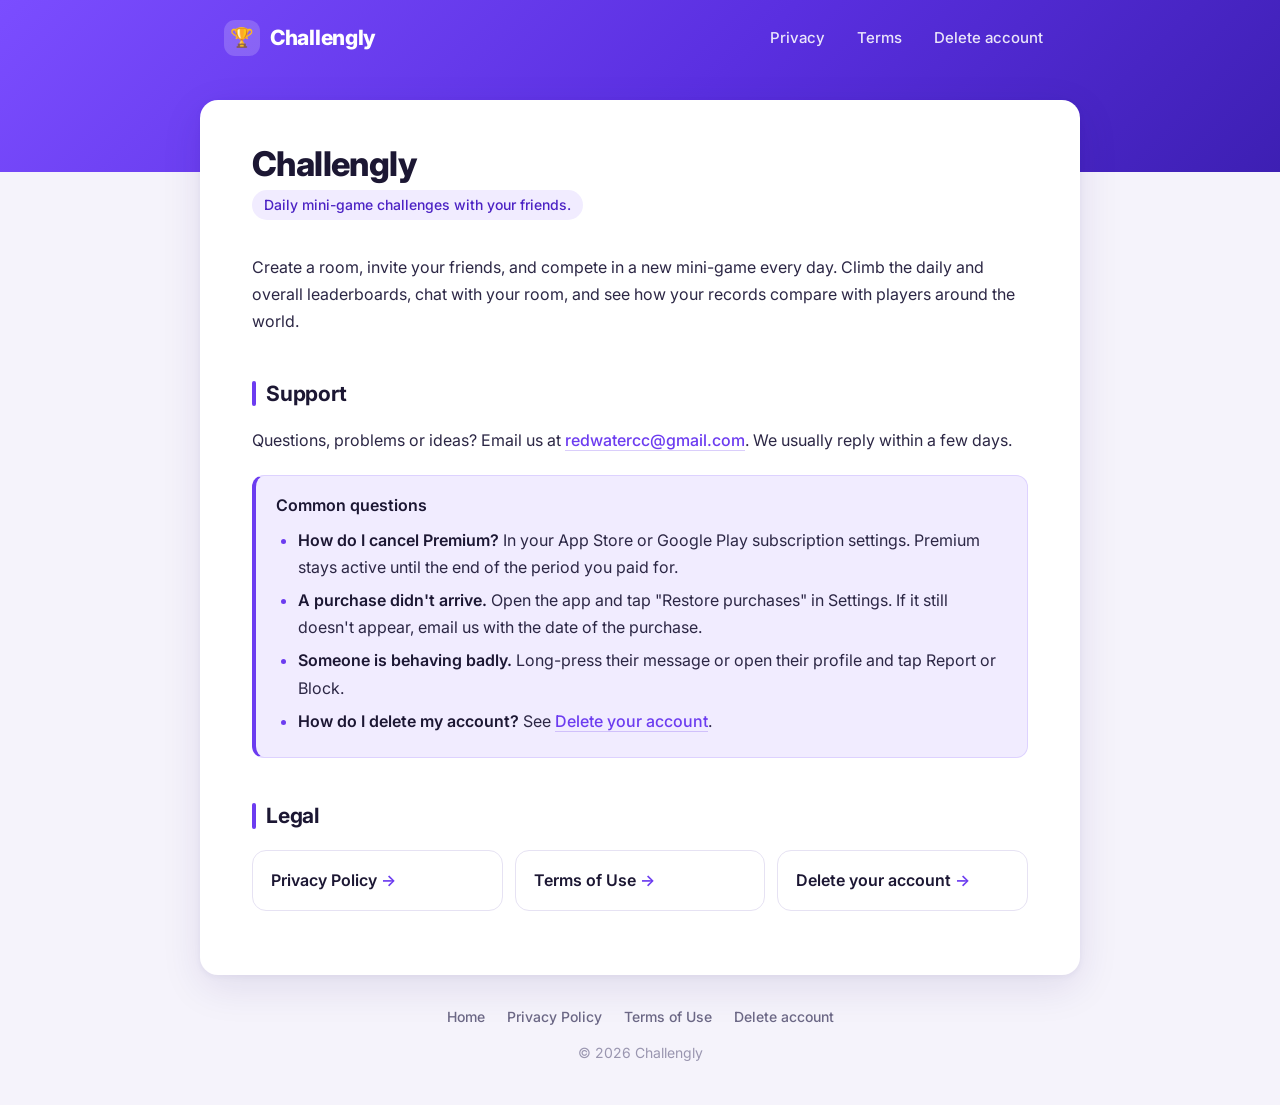
<file: index.html>
<!DOCTYPE html>
<html lang="en">
<head>
  <meta charset="utf-8">
  <meta name="viewport" content="width=device-width, initial-scale=1">
  <meta name="color-scheme" content="light">
  <title>Challengly – Daily mini-game challenges with friends</title>
  <meta name="description" content="Compete with friends in a new mini-game every day. Support, privacy policy and terms.">
  <link rel="stylesheet" href="style.css">
</head>
<body>
<header>
  <div class="inner">
    <a class="brand" href="index.html">Challengly</a>
    <nav>
      <a href="privacy_policy.html">Privacy</a>
      <a href="terms_of_use.html">Terms</a>
      <a href="delete-account.html">Delete account</a>
    </nav>
  </div>
</header>

<main>
  <h1>Challengly</h1>
  <p class="updated">Daily mini-game challenges with your friends.</p>

  <p>
    Create a room, invite your friends, and compete in a new mini-game every day. Climb the daily and overall
    leaderboards, chat with your room, and see how your records compare with players around the world.
  </p>

  <h2>Support</h2>
  <p>
    Questions, problems or ideas? Email us at
    <a href="mailto:redwatercc@gmail.com">redwatercc@gmail.com</a>. We usually reply within a few days.
  </p>
  <div class="box">
    <strong>Common questions</strong>
    <ul>
      <li><strong>How do I cancel Premium?</strong> In your App Store or Google Play subscription settings.
        Premium stays active until the end of the period you paid for.</li>
      <li><strong>A purchase didn't arrive.</strong> Open the app and tap "Restore purchases" in Settings. If it
        still doesn't appear, email us with the date of the purchase.</li>
      <li><strong>Someone is behaving badly.</strong> Long-press their message or open their profile and tap
        Report or Block.</li>
      <li><strong>How do I delete my account?</strong> See <a href="delete-account.html">Delete your account</a>.</li>
    </ul>
  </div>

  <h2>Legal</h2>
  <ul class="links">
    <li><a href="privacy_policy.html">Privacy Policy</a></li>
    <li><a href="terms_of_use.html">Terms of Use</a></li>
    <li><a href="delete-account.html">Delete your account</a></li>
  </ul>
</main>

<footer>
  <div class="inner">
    <a href="index.html">Home</a>
    <a href="privacy_policy.html">Privacy Policy</a>
    <a href="terms_of_use.html">Terms of Use</a>
    <a href="delete-account.html">Delete account</a>
    <p>© 2026 Challengly</p>
  </div>
</footer>
</body>
</html>
</file>
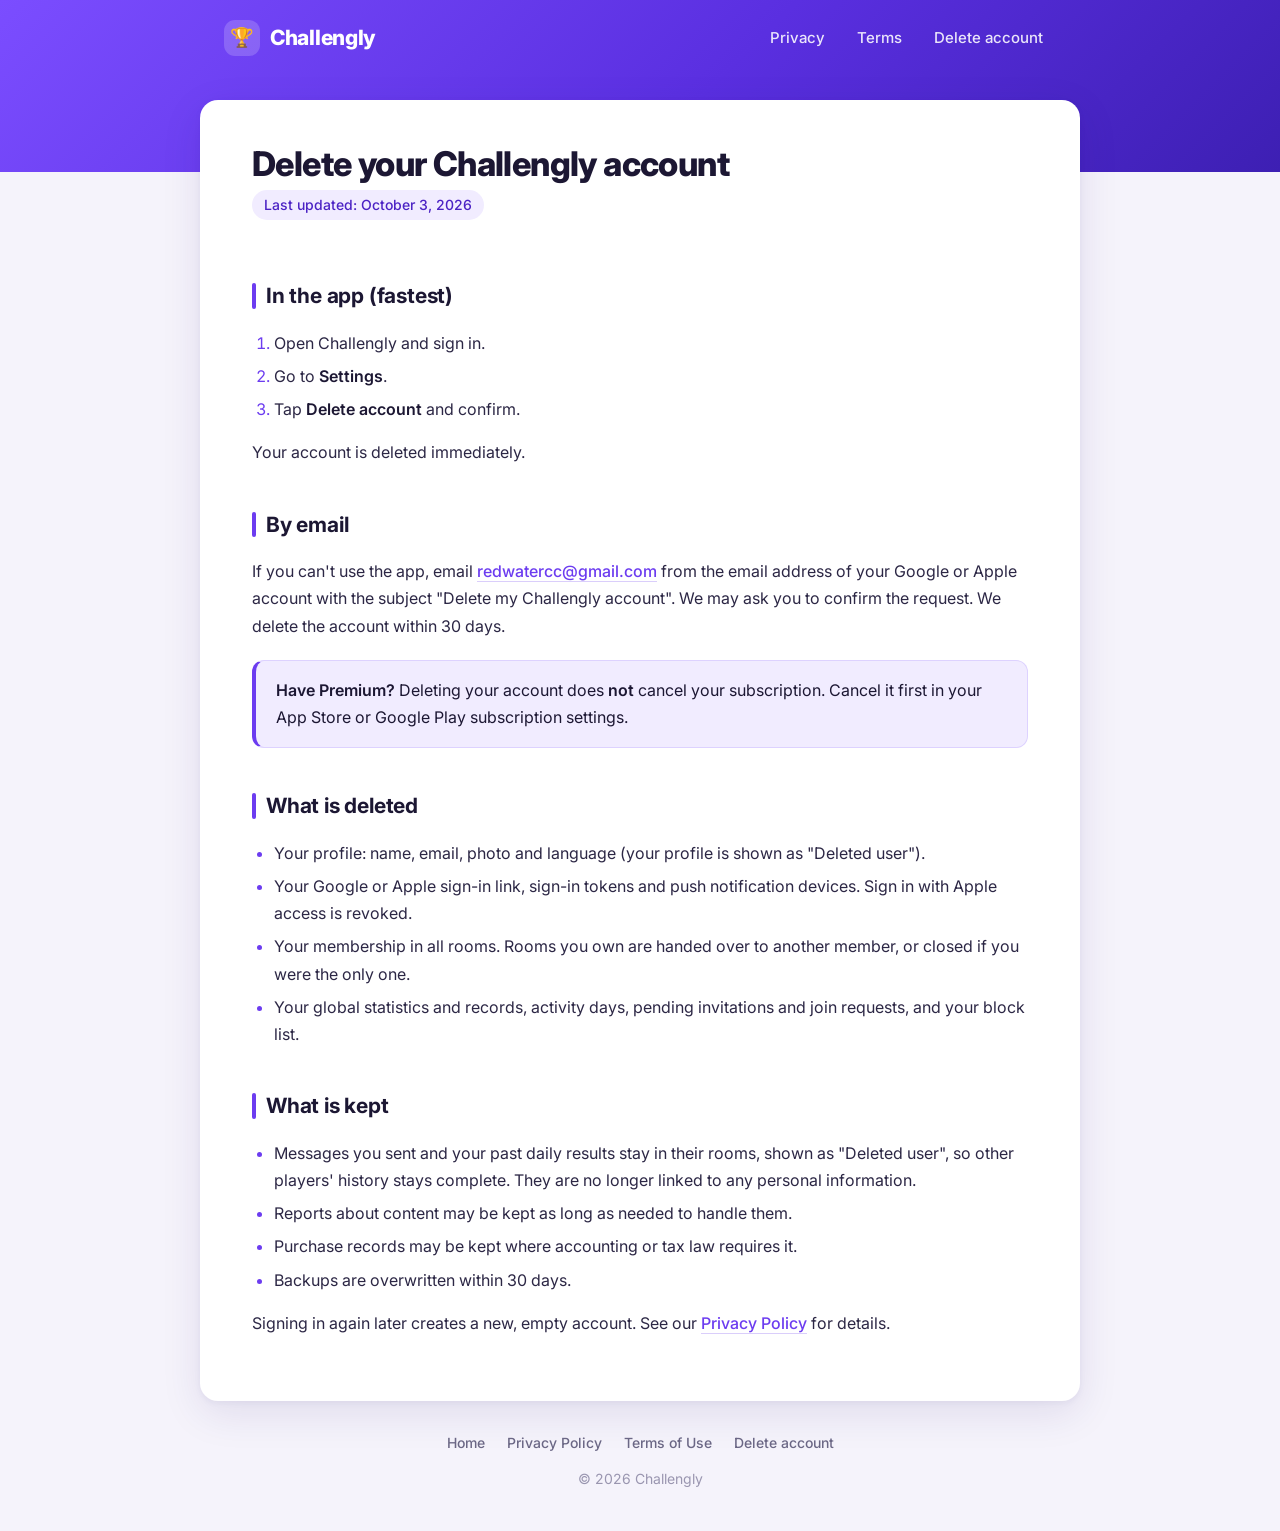
<file: delete-account.html>
<!DOCTYPE html>
<html lang="en">
<head>
  <meta charset="utf-8">
  <meta name="viewport" content="width=device-width, initial-scale=1">
  <meta name="color-scheme" content="light">
  <title>Delete your account – Challengly</title>
  <meta name="description" content="How to delete your Challengly account and what happens to your data.">
  <link rel="stylesheet" href="style.css">
</head>
<body>
<header>
  <div class="inner">
    <a class="brand" href="index.html">Challengly</a>
    <nav>
      <a href="privacy_policy.html">Privacy</a>
      <a href="terms_of_use.html">Terms</a>
      <a href="delete-account.html">Delete account</a>
    </nav>
  </div>
</header>

<main>
  <h1>Delete your Challengly account</h1>
  <p class="updated">Last updated: October 3, 2026</p>

  <h2>In the app (fastest)</h2>
  <ol>
    <li>Open Challengly and sign in.</li>
    <li>Go to <strong>Settings</strong>.</li>
    <li>Tap <strong>Delete account</strong> and confirm.</li>
  </ol>
  <p>Your account is deleted immediately.</p>

  <h2>By email</h2>
  <p>
    If you can't use the app, email <a href="mailto:redwatercc@gmail.com?subject=Delete%20my%20Challengly%20account">redwatercc@gmail.com</a>
    from the email address of your Google or Apple account with the subject "Delete my Challengly account".
    We may ask you to confirm the request. We delete the account within 30 days.
  </p>

  <div class="box">
    <strong>Have Premium?</strong> Deleting your account does <strong>not</strong> cancel your subscription.
    Cancel it first in your App Store or Google Play subscription settings.
  </div>

  <h2>What is deleted</h2>
  <ul>
    <li>Your profile: name, email, photo and language (your profile is shown as "Deleted user").</li>
    <li>Your Google or Apple sign-in link, sign-in tokens and push notification devices. Sign in with Apple
      access is revoked.</li>
    <li>Your membership in all rooms. Rooms you own are handed over to another member, or closed if you were the
      only one.</li>
    <li>Your global statistics and records, activity days, pending invitations and join requests, and your block list.</li>
  </ul>

  <h2>What is kept</h2>
  <ul>
    <li>Messages you sent and your past daily results stay in their rooms, shown as "Deleted user", so other
      players' history stays complete. They are no longer linked to any personal information.</li>
    <li>Reports about content may be kept as long as needed to handle them.</li>
    <li>Purchase records may be kept where accounting or tax law requires it.</li>
    <li>Backups are overwritten within 30 days.</li>
  </ul>

  <p>Signing in again later creates a new, empty account. See our <a href="privacy_policy.html">Privacy Policy</a> for details.</p>
</main>

<footer>
  <div class="inner">
    <a href="index.html">Home</a>
    <a href="privacy_policy.html">Privacy Policy</a>
    <a href="terms_of_use.html">Terms of Use</a>
    <a href="delete-account.html">Delete account</a>
    <p>© 2026 Challengly</p>
  </div>
</footer>
</body>
</html>
</file>
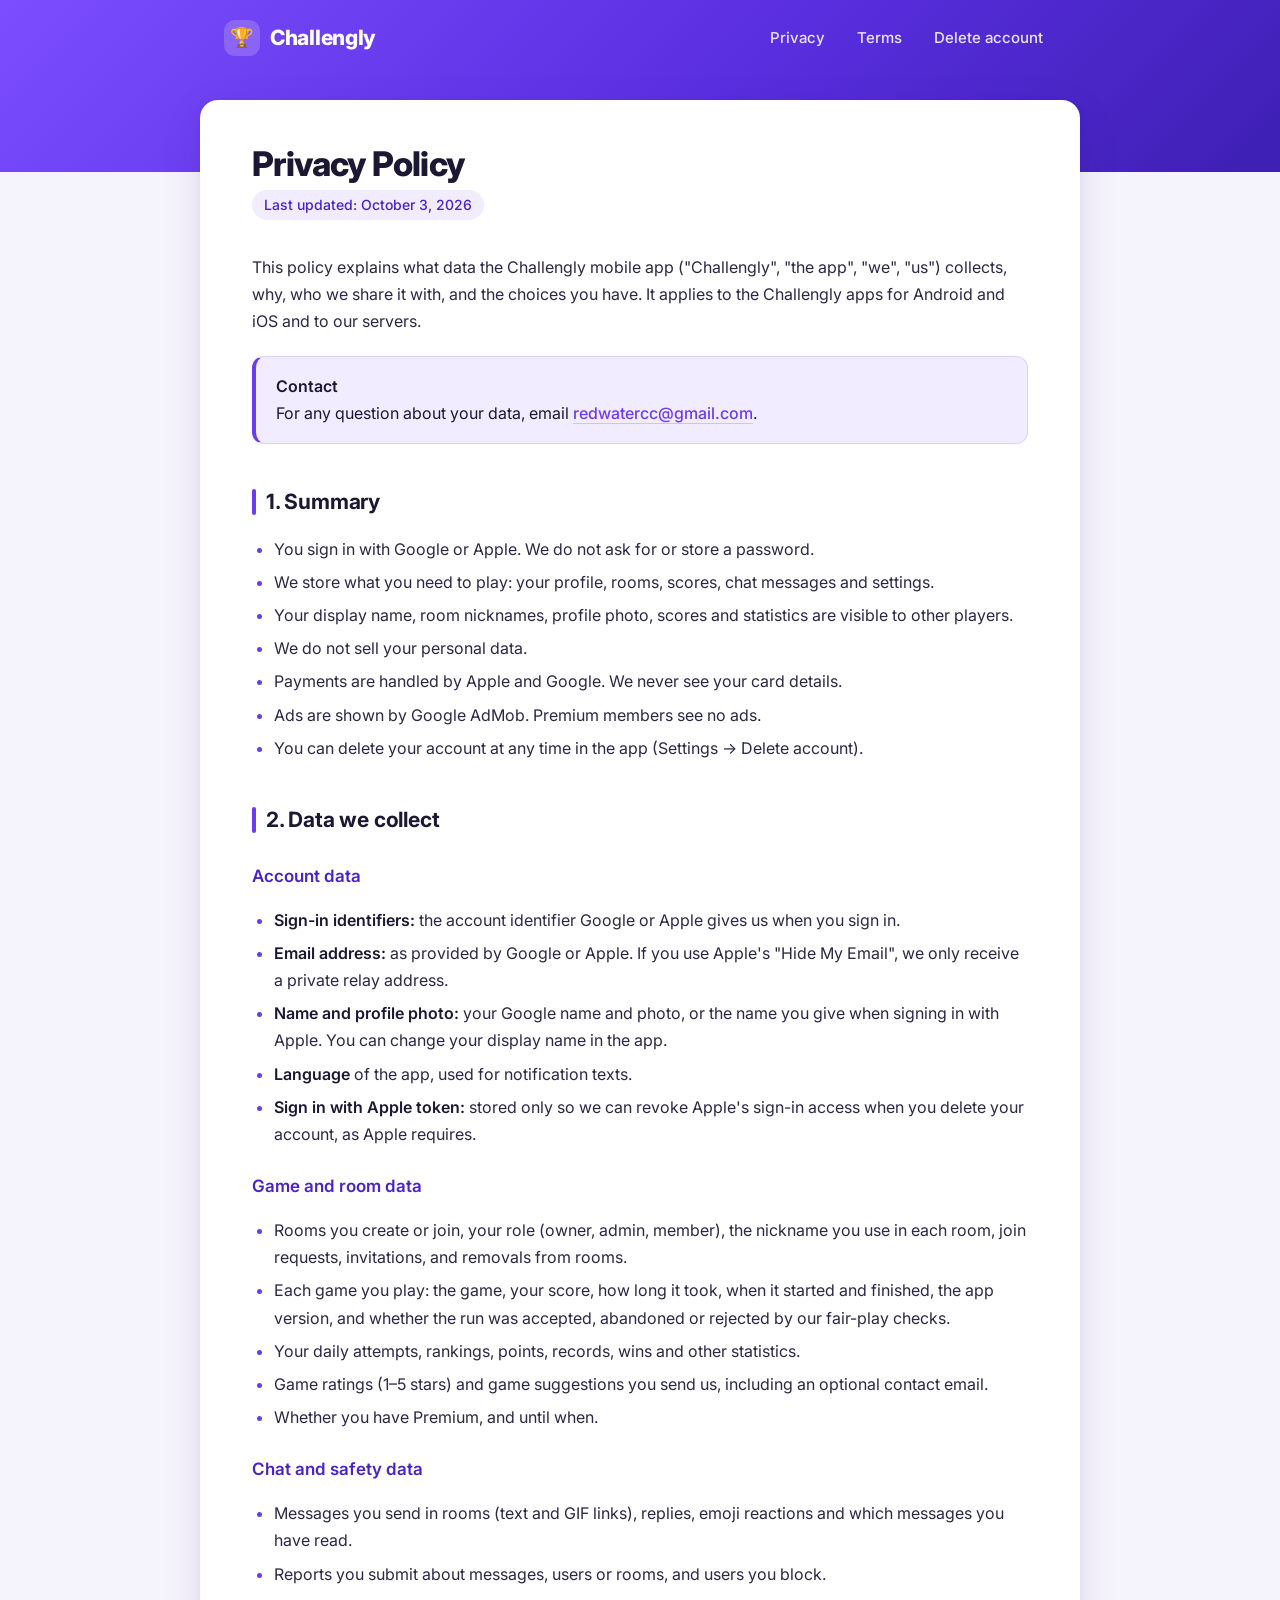
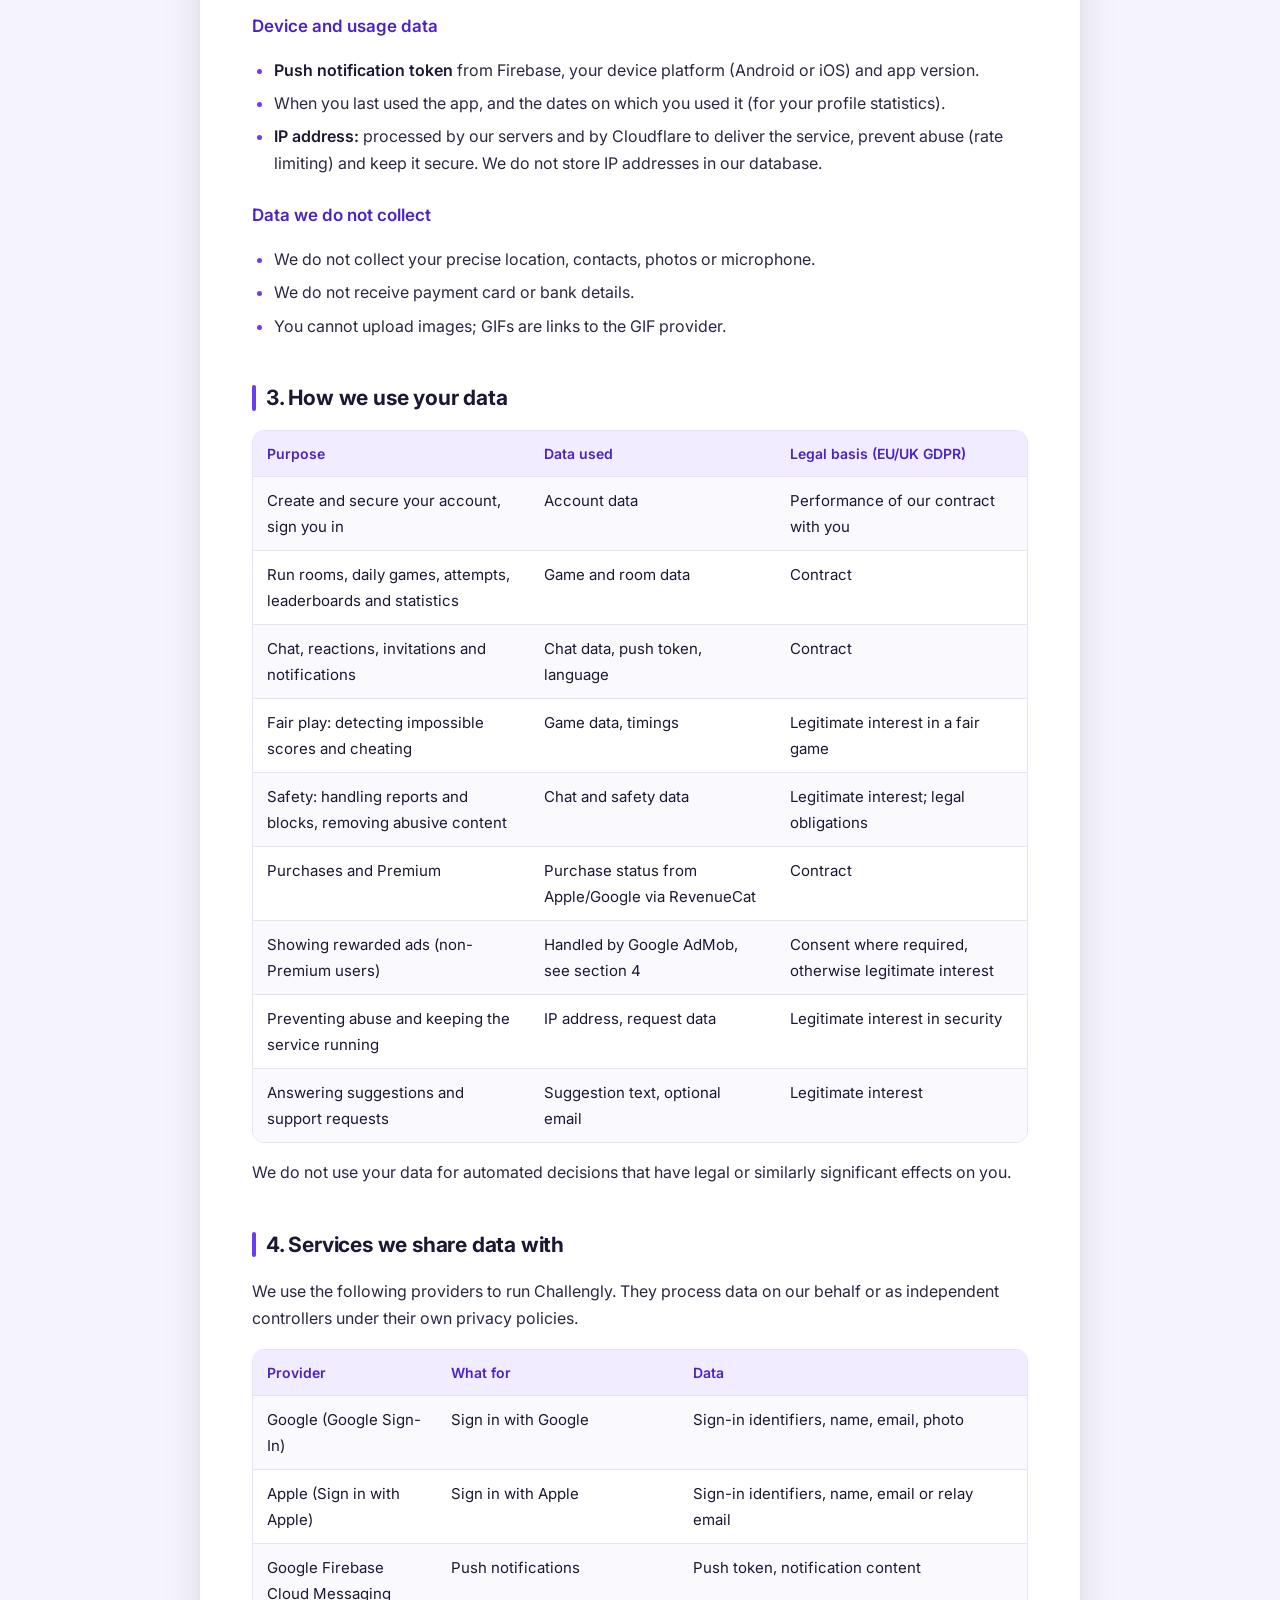
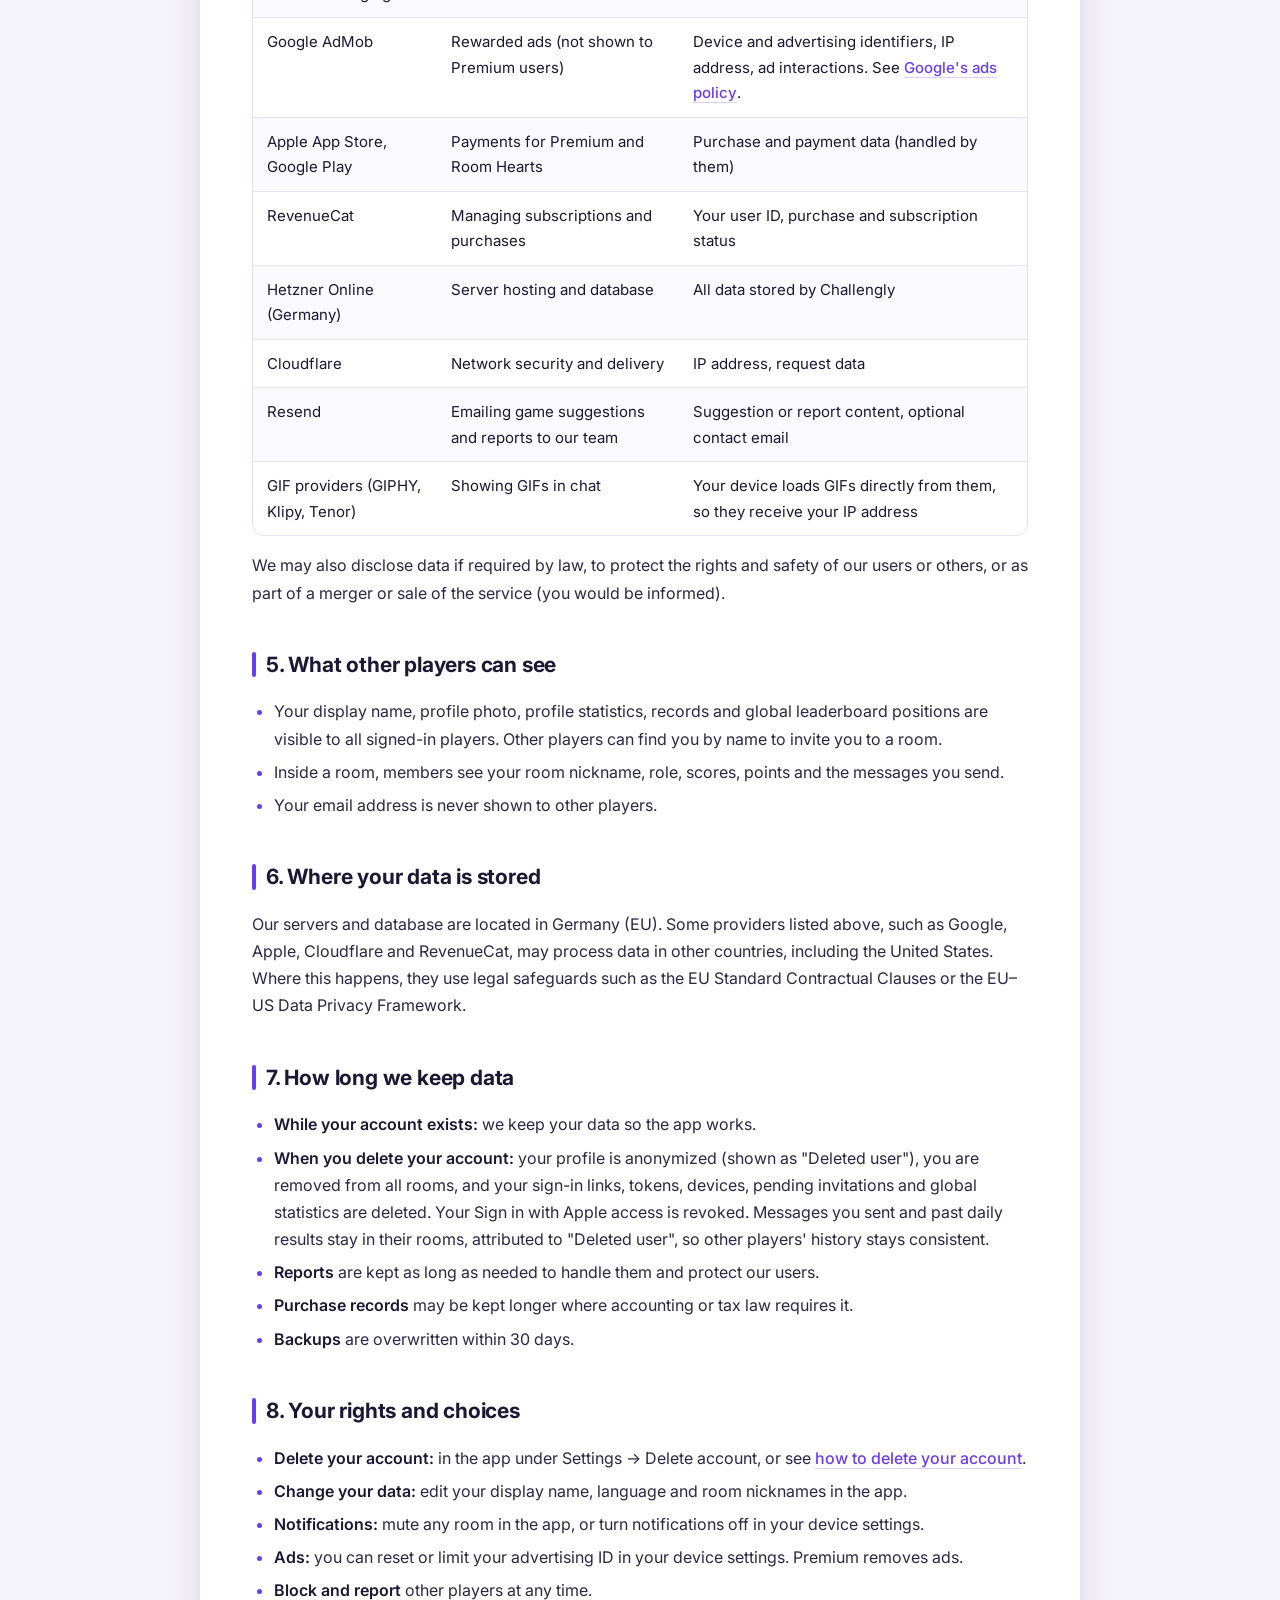
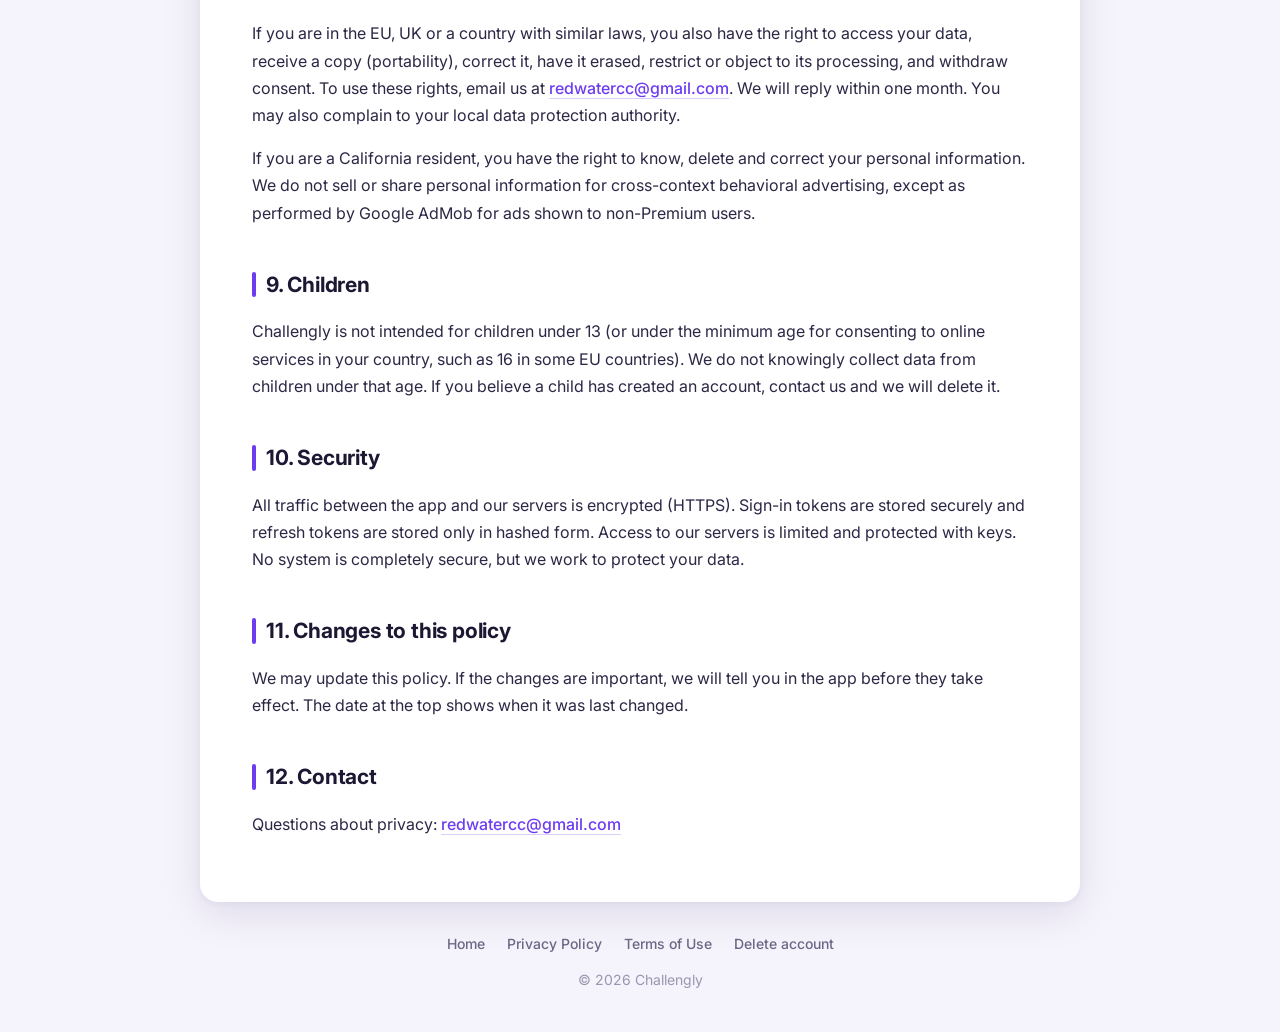
<file: privacy_policy.html>
<!DOCTYPE html>
<html lang="en">
<head>
  <meta charset="utf-8">
  <meta name="viewport" content="width=device-width, initial-scale=1">
  <meta name="color-scheme" content="light">
  <title>Privacy Policy – Challengly</title>
  <meta name="description" content="How Challengly collects, uses and protects your data.">
  <link rel="stylesheet" href="style.css">
</head>
<body>
<header>
  <div class="inner">
    <a class="brand" href="index.html">Challengly</a>
    <nav>
      <a href="privacy_policy.html">Privacy</a>
      <a href="terms_of_use.html">Terms</a>
      <a href="delete-account.html">Delete account</a>
    </nav>
  </div>
</header>

<main>
  <h1>Privacy Policy</h1>
  <p class="updated">Last updated: October 3, 2026</p>

  <p>
    This policy explains what data the Challengly mobile app ("Challengly", "the app", "we", "us") collects,
    why, who we share it with, and the choices you have. It applies to the Challengly apps for Android and iOS
    and to our servers.
  </p>

  <div class="box">
    <strong>Contact</strong><br>
    For any question about your data, email <a href="mailto:redwatercc@gmail.com">redwatercc@gmail.com</a>.
  </div>

  <h2>1. Summary</h2>
  <ul>
    <li>You sign in with Google or Apple. We do not ask for or store a password.</li>
    <li>We store what you need to play: your profile, rooms, scores, chat messages and settings.</li>
    <li>Your display name, room nicknames, profile photo, scores and statistics are visible to other players.</li>
    <li>We do not sell your personal data.</li>
    <li>Payments are handled by Apple and Google. We never see your card details.</li>
    <li>Ads are shown by Google AdMob. Premium members see no ads.</li>
    <li>You can delete your account at any time in the app (Settings → Delete account).</li>
  </ul>

  <h2>2. Data we collect</h2>

  <h3>Account data</h3>
  <ul>
    <li><strong>Sign-in identifiers:</strong> the account identifier Google or Apple gives us when you sign in.</li>
    <li><strong>Email address:</strong> as provided by Google or Apple. If you use Apple's "Hide My Email", we only
      receive a private relay address.</li>
    <li><strong>Name and profile photo:</strong> your Google name and photo, or the name you give when signing in
      with Apple. You can change your display name in the app.</li>
    <li><strong>Language</strong> of the app, used for notification texts.</li>
    <li><strong>Sign in with Apple token:</strong> stored only so we can revoke Apple's sign-in access when you
      delete your account, as Apple requires.</li>
  </ul>

  <h3>Game and room data</h3>
  <ul>
    <li>Rooms you create or join, your role (owner, admin, member), the nickname you use in each room, join requests,
      invitations, and removals from rooms.</li>
    <li>Each game you play: the game, your score, how long it took, when it started and finished, the app version, and
      whether the run was accepted, abandoned or rejected by our fair-play checks.</li>
    <li>Your daily attempts, rankings, points, records, wins and other statistics.</li>
    <li>Game ratings (1–5 stars) and game suggestions you send us, including an optional contact email.</li>
    <li>Whether you have Premium, and until when.</li>
  </ul>

  <h3>Chat and safety data</h3>
  <ul>
    <li>Messages you send in rooms (text and GIF links), replies, emoji reactions and which messages you have read.</li>
    <li>Reports you submit about messages, users or rooms, and users you block.</li>
  </ul>

  <h3>Device and usage data</h3>
  <ul>
    <li><strong>Push notification token</strong> from Firebase, your device platform (Android or iOS) and app version.</li>
    <li>When you last used the app, and the dates on which you used it (for your profile statistics).</li>
    <li><strong>IP address:</strong> processed by our servers and by Cloudflare to deliver the service, prevent
      abuse (rate limiting) and keep it secure. We do not store IP addresses in our database.</li>
  </ul>

  <h3>Data we do not collect</h3>
  <ul>
    <li>We do not collect your precise location, contacts, photos or microphone.</li>
    <li>We do not receive payment card or bank details.</li>
    <li>You cannot upload images; GIFs are links to the GIF provider.</li>
  </ul>

  <h2>3. How we use your data</h2>
  <table>
    <tr><th>Purpose</th><th>Data used</th><th>Legal basis (EU/UK GDPR)</th></tr>
    <tr><td>Create and secure your account, sign you in</td><td>Account data</td><td>Performance of our contract with you</td></tr>
    <tr><td>Run rooms, daily games, attempts, leaderboards and statistics</td><td>Game and room data</td><td>Contract</td></tr>
    <tr><td>Chat, reactions, invitations and notifications</td><td>Chat data, push token, language</td><td>Contract</td></tr>
    <tr><td>Fair play: detecting impossible scores and cheating</td><td>Game data, timings</td><td>Legitimate interest in a fair game</td></tr>
    <tr><td>Safety: handling reports and blocks, removing abusive content</td><td>Chat and safety data</td><td>Legitimate interest; legal obligations</td></tr>
    <tr><td>Purchases and Premium</td><td>Purchase status from Apple/Google via RevenueCat</td><td>Contract</td></tr>
    <tr><td>Showing rewarded ads (non-Premium users)</td><td>Handled by Google AdMob, see section 4</td><td>Consent where required, otherwise legitimate interest</td></tr>
    <tr><td>Preventing abuse and keeping the service running</td><td>IP address, request data</td><td>Legitimate interest in security</td></tr>
    <tr><td>Answering suggestions and support requests</td><td>Suggestion text, optional email</td><td>Legitimate interest</td></tr>
  </table>
  <p>We do not use your data for automated decisions that have legal or similarly significant effects on you.</p>

  <h2>4. Services we share data with</h2>
  <p>We use the following providers to run Challengly. They process data on our behalf or as independent controllers under their own privacy policies.</p>
  <table>
    <tr><th>Provider</th><th>What for</th><th>Data</th></tr>
    <tr><td>Google (Google Sign-In)</td><td>Sign in with Google</td><td>Sign-in identifiers, name, email, photo</td></tr>
    <tr><td>Apple (Sign in with Apple)</td><td>Sign in with Apple</td><td>Sign-in identifiers, name, email or relay email</td></tr>
    <tr><td>Google Firebase Cloud Messaging</td><td>Push notifications</td><td>Push token, notification content</td></tr>
    <tr><td>Google AdMob</td><td>Rewarded ads (not shown to Premium users)</td><td>Device and advertising identifiers, IP address, ad interactions. See <a href="https://policies.google.com/technologies/ads">Google's ads policy</a>.</td></tr>
    <tr><td>Apple App Store, Google Play</td><td>Payments for Premium and Room Hearts</td><td>Purchase and payment data (handled by them)</td></tr>
    <tr><td>RevenueCat</td><td>Managing subscriptions and purchases</td><td>Your user ID, purchase and subscription status</td></tr>
    <tr><td>Hetzner Online (Germany)</td><td>Server hosting and database</td><td>All data stored by Challengly</td></tr>
    <tr><td>Cloudflare</td><td>Network security and delivery</td><td>IP address, request data</td></tr>
    <tr><td>Resend</td><td>Emailing game suggestions and reports to our team</td><td>Suggestion or report content, optional contact email</td></tr>
    <tr><td>GIF providers (GIPHY, Klipy, Tenor)</td><td>Showing GIFs in chat</td><td>Your device loads GIFs directly from them, so they receive your IP address</td></tr>
  </table>
  <p>
    We may also disclose data if required by law, to protect the rights and safety of our users or others, or as
    part of a merger or sale of the service (you would be informed).
  </p>

  <h2>5. What other players can see</h2>
  <ul>
    <li>Your display name, profile photo, profile statistics, records and global leaderboard positions are visible to
      all signed-in players. Other players can find you by name to invite you to a room.</li>
    <li>Inside a room, members see your room nickname, role, scores, points and the messages you send.</li>
    <li>Your email address is never shown to other players.</li>
  </ul>

  <h2>6. Where your data is stored</h2>
  <p>
    Our servers and database are located in Germany (EU). Some providers listed above, such as Google, Apple,
    Cloudflare and RevenueCat, may process data in other countries, including the United States. Where this
    happens, they use legal safeguards such as the EU Standard Contractual Clauses or the EU–US Data Privacy
    Framework.
  </p>

  <h2>7. How long we keep data</h2>
  <ul>
    <li><strong>While your account exists:</strong> we keep your data so the app works.</li>
    <li><strong>When you delete your account:</strong> your profile is anonymized (shown as "Deleted user"), you are removed from all rooms,
      and your sign-in links, tokens, devices, pending invitations and global statistics are deleted. Your Sign in with Apple access is revoked.
      Messages you sent and past daily results stay in their rooms, attributed to "Deleted user", so other players' history stays consistent.</li>
    <li><strong>Reports</strong> are kept as long as needed to handle them and protect our users.</li>
    <li><strong>Purchase records</strong> may be kept longer where accounting or tax law requires it.</li>
    <li><strong>Backups</strong> are overwritten within 30 days.</li>
  </ul>

  <h2>8. Your rights and choices</h2>
  <ul>
    <li><strong>Delete your account:</strong> in the app under Settings → Delete account, or see
      <a href="delete-account.html">how to delete your account</a>.</li>
    <li><strong>Change your data:</strong> edit your display name, language and room nicknames in the app.</li>
    <li><strong>Notifications:</strong> mute any room in the app, or turn notifications off in your device settings.</li>
    <li><strong>Ads:</strong> you can reset or limit your advertising ID in your device settings. Premium removes ads.</li>
    <li><strong>Block and report</strong> other players at any time.</li>
  </ul>
  <p>
    If you are in the EU, UK or a country with similar laws, you also have the right to access your data, receive a
    copy (portability), correct it, have it erased, restrict or object to its processing, and withdraw consent.
    To use these rights, email us at <a href="mailto:redwatercc@gmail.com">redwatercc@gmail.com</a>. We will reply within
    one month. You may also complain to your local data protection authority.
  </p>
  <p>
    If you are a California resident, you have the right to know, delete and correct your personal information.
    We do not sell or share personal information for cross-context behavioral advertising, except as performed by
    Google AdMob for ads shown to non-Premium users.
  </p>

  <h2>9. Children</h2>
  <p>
    Challengly is not intended for children under 13 (or under the minimum age for consenting to online services
    in your country, such as 16 in some EU countries). We do not knowingly collect data from children under that
    age. If you believe a child has created an account, contact us and we will delete it.
  </p>

  <h2>10. Security</h2>
  <p>
    All traffic between the app and our servers is encrypted (HTTPS). Sign-in tokens are stored securely and
    refresh tokens are stored only in hashed form. Access to our servers is limited and protected with keys.
    No system is completely secure, but we work to protect your data.
  </p>

  <h2>11. Changes to this policy</h2>
  <p>
    We may update this policy. If the changes are important, we will tell you in the app before they take effect.
    The date at the top shows when it was last changed.
  </p>

  <h2>12. Contact</h2>
  <p>
    Questions about privacy: <a href="mailto:redwatercc@gmail.com">redwatercc@gmail.com</a>
  </p>
</main>

<footer>
  <div class="inner">
    <a href="index.html">Home</a>
    <a href="privacy_policy.html">Privacy Policy</a>
    <a href="terms_of_use.html">Terms of Use</a>
    <a href="delete-account.html">Delete account</a>
    <p>© 2026 Challengly</p>
  </div>
</footer>
</body>
</html>
</file>
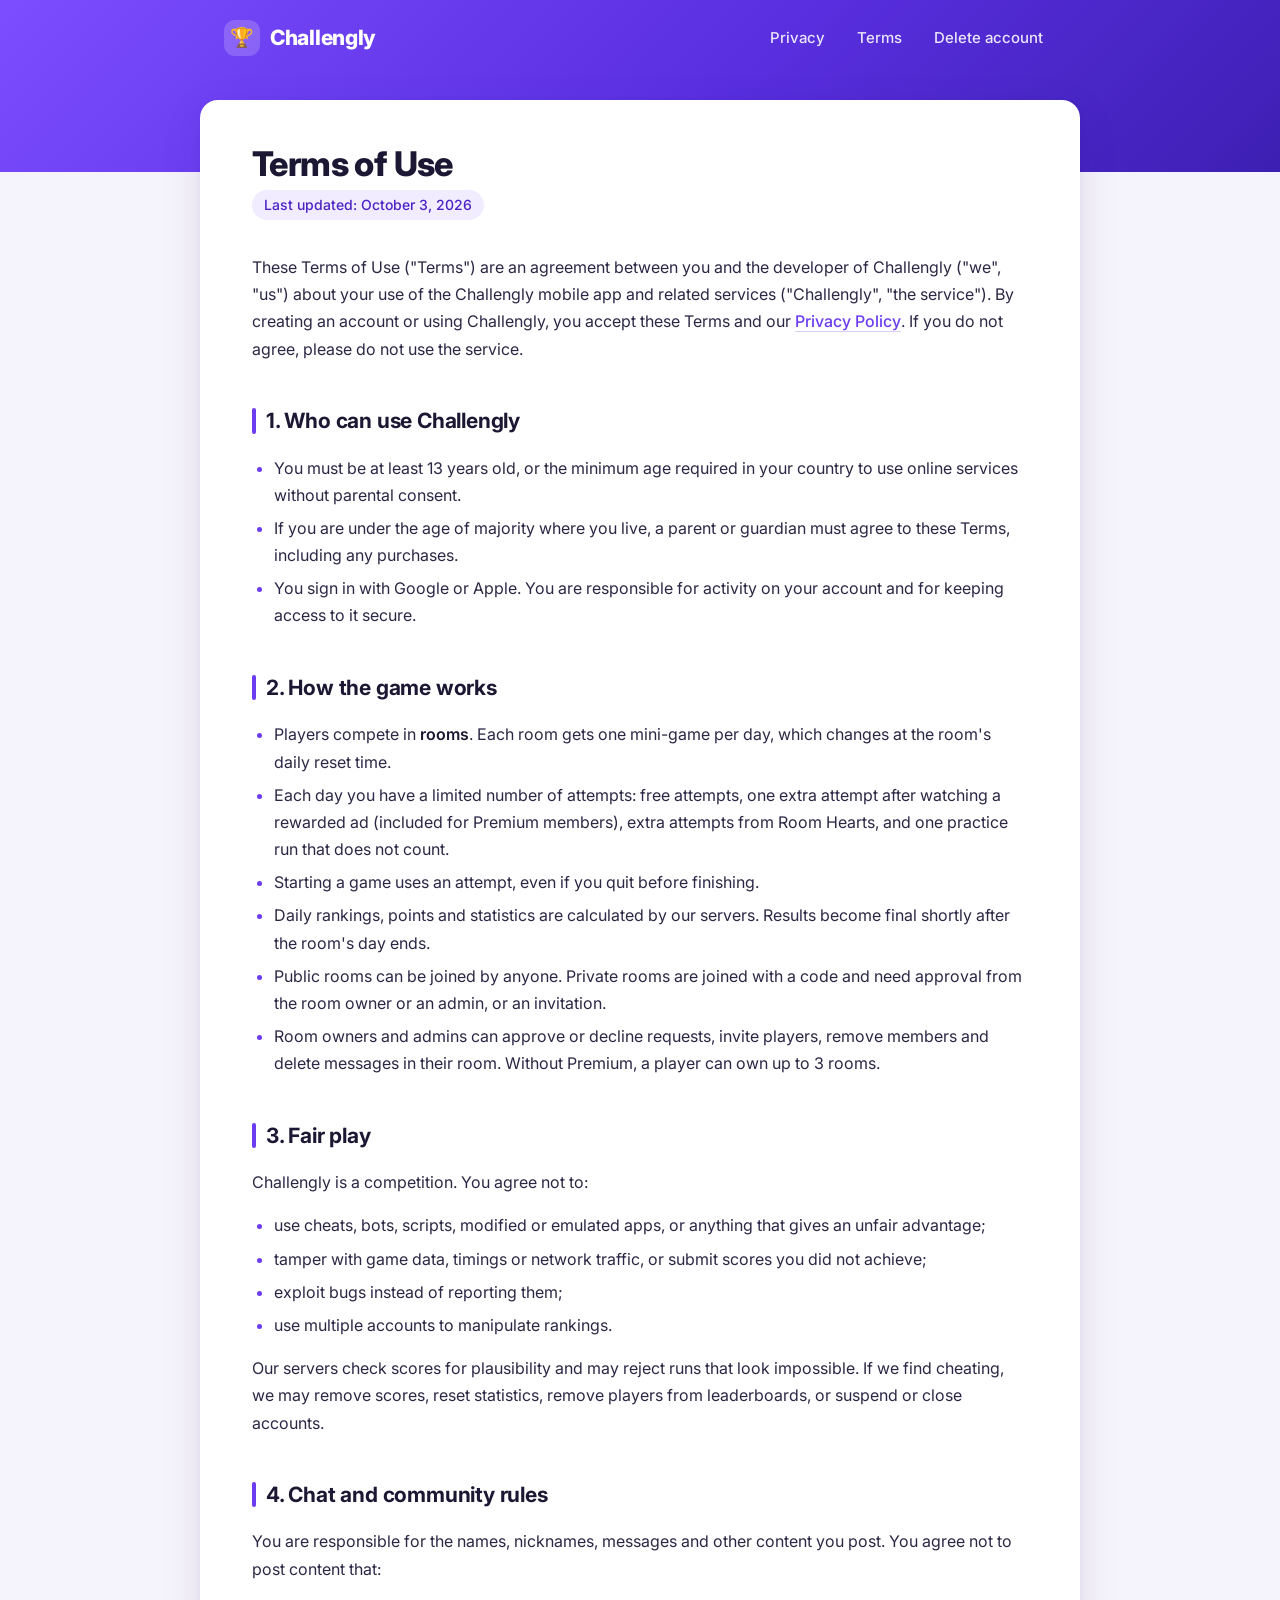
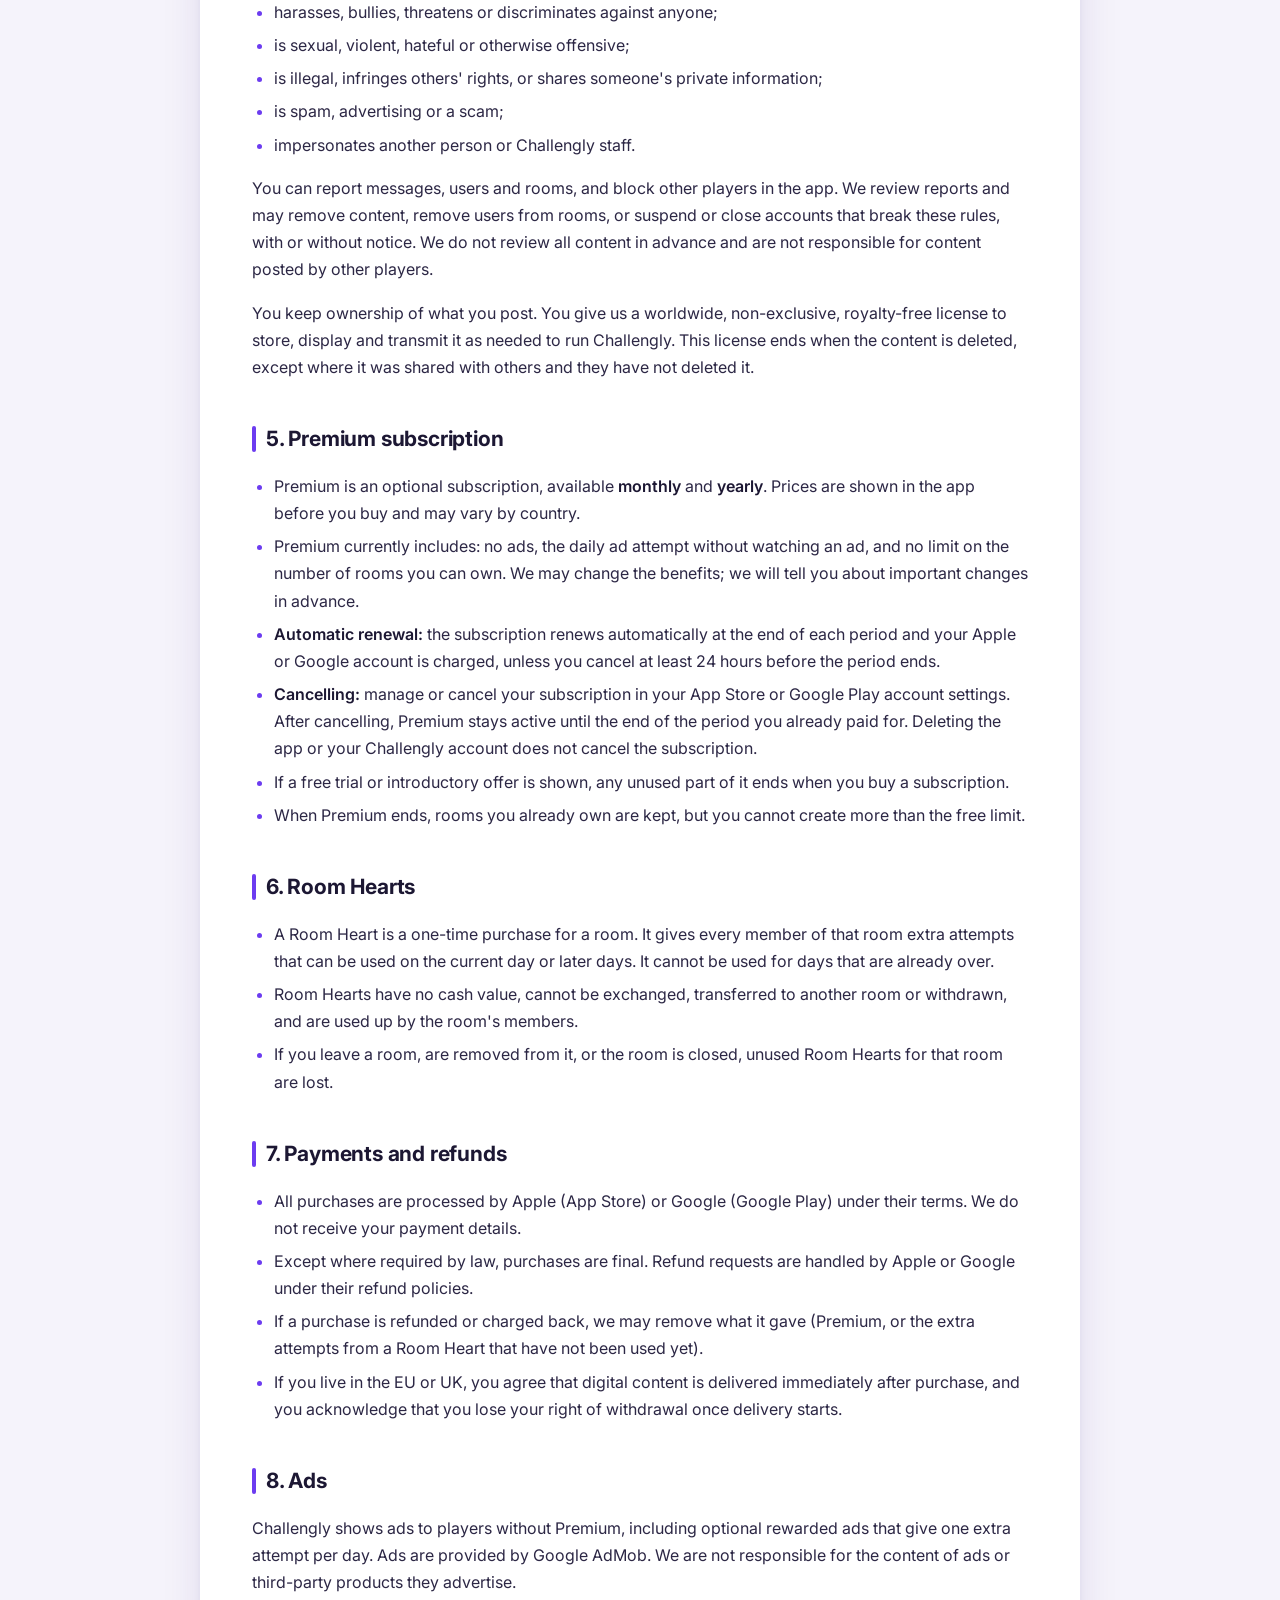
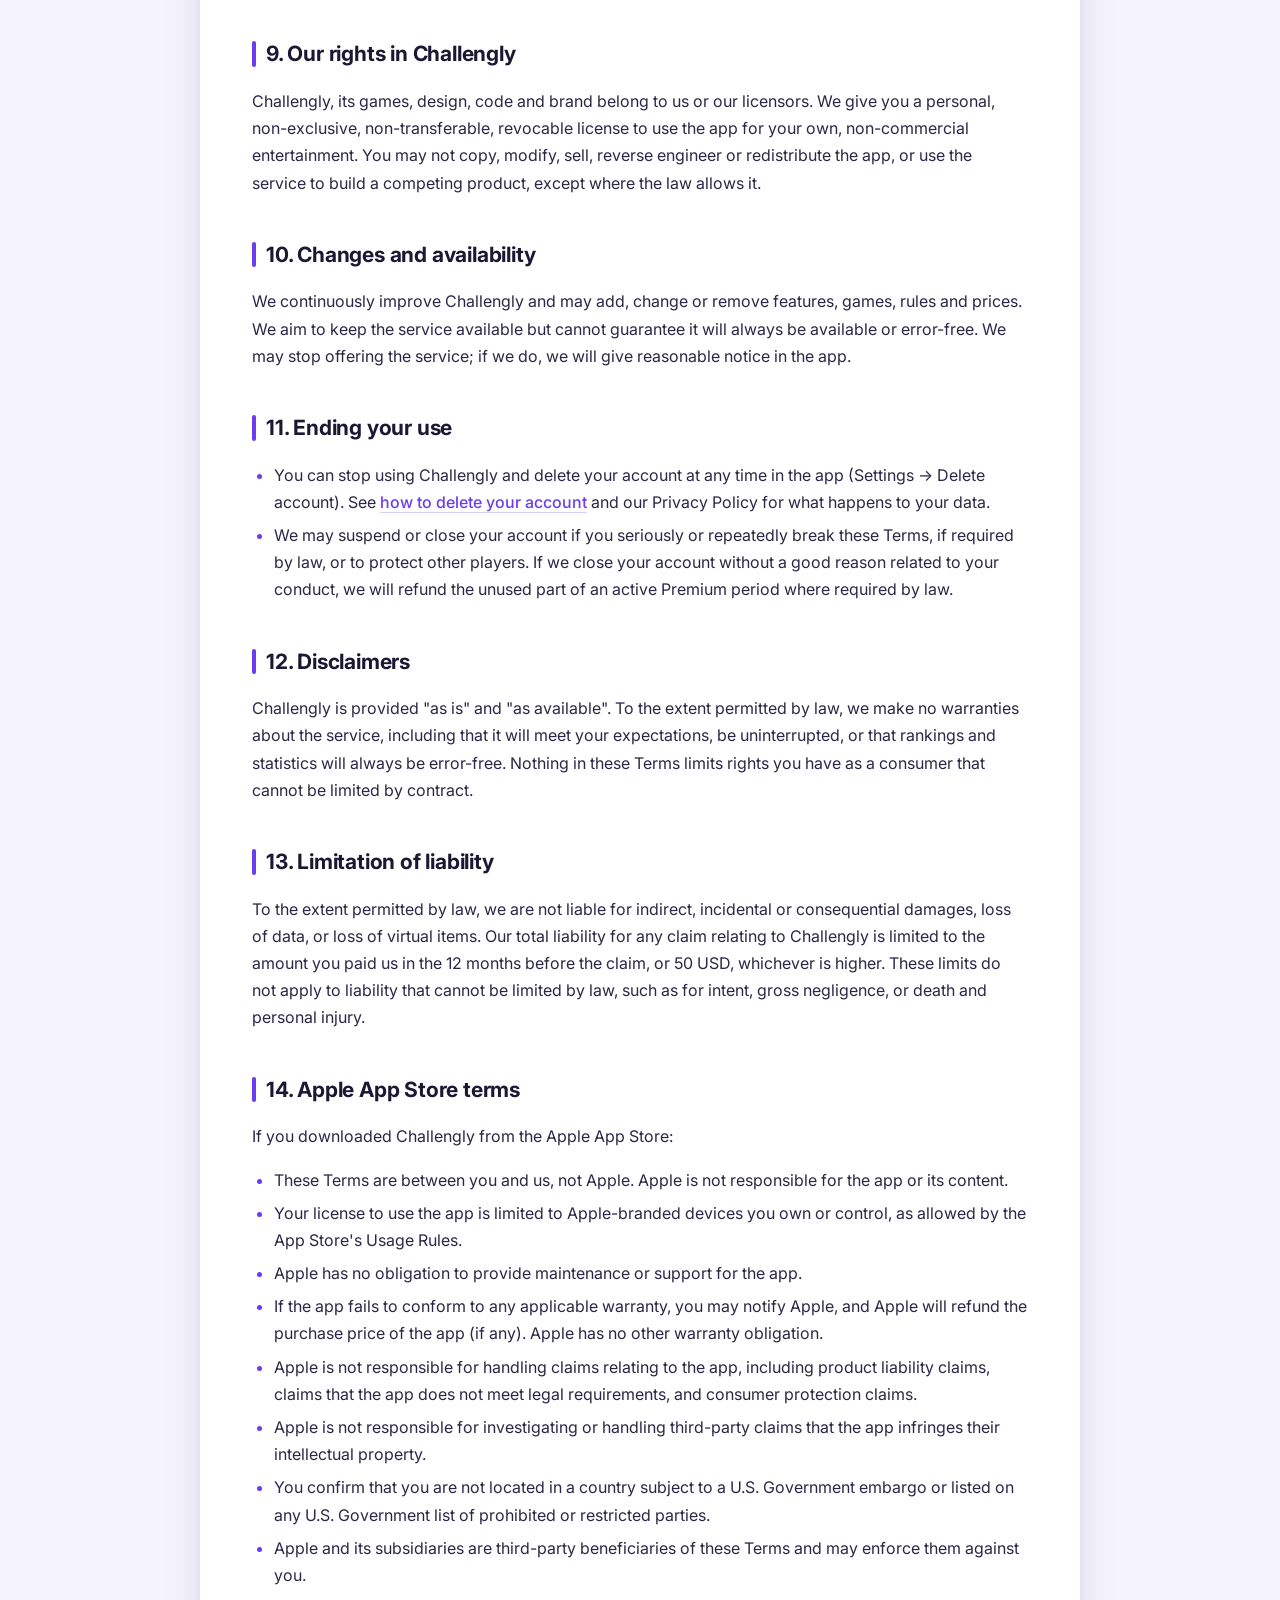
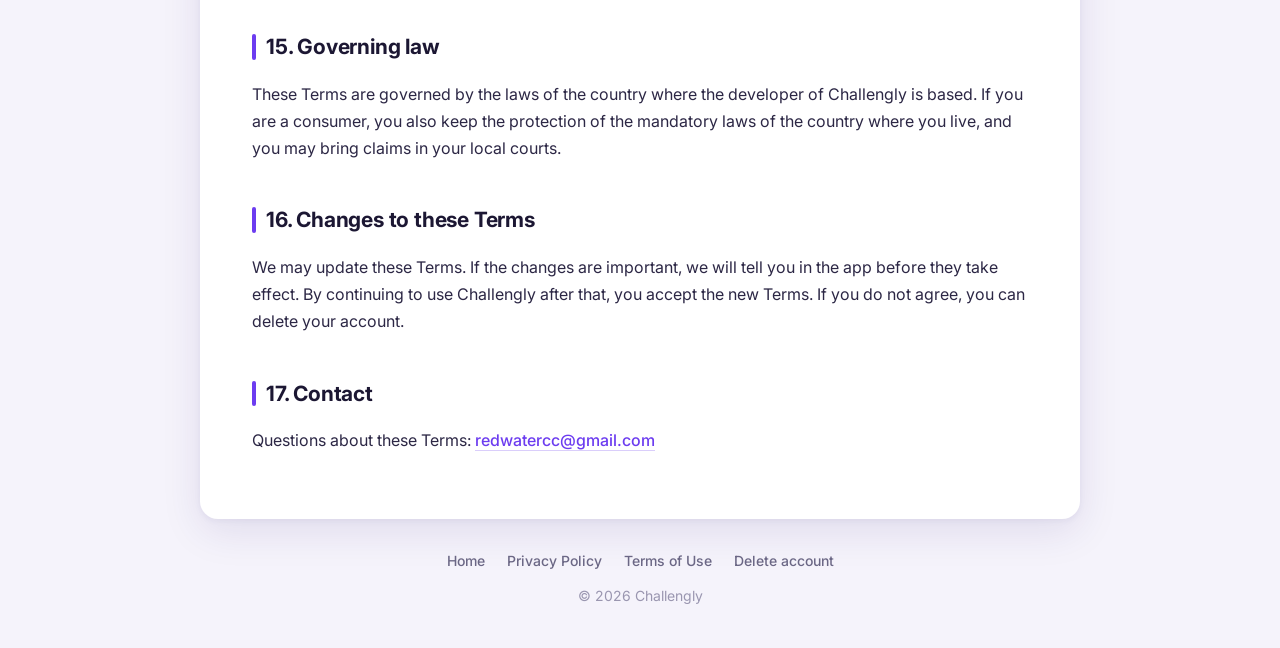
<file: terms_of_use.html>
<!DOCTYPE html>
<html lang="en">
<head>
  <meta charset="utf-8">
  <meta name="viewport" content="width=device-width, initial-scale=1">
  <meta name="color-scheme" content="light">
  <title>Terms of Use – Challengly</title>
  <meta name="description" content="The rules for using Challengly.">
  <link rel="stylesheet" href="style.css">
</head>
<body>
<header>
  <div class="inner">
    <a class="brand" href="index.html">Challengly</a>
    <nav>
      <a href="privacy_policy.html">Privacy</a>
      <a href="terms_of_use.html">Terms</a>
      <a href="delete-account.html">Delete account</a>
    </nav>
  </div>
</header>

<main>
  <h1>Terms of Use</h1>
  <p class="updated">Last updated: October 3, 2026</p>

  <p>
    These Terms of Use ("Terms") are an agreement between you and the developer of Challengly
    ("we", "us") about your use of the Challengly mobile app and related services ("Challengly", "the service").
    By creating an account or using Challengly, you accept these Terms and our
    <a href="privacy_policy.html">Privacy Policy</a>. If you do not agree, please do not use the service.
  </p>

  <h2>1. Who can use Challengly</h2>
  <ul>
    <li>You must be at least 13 years old, or the minimum age required in your country to use online services
      without parental consent.</li>
    <li>If you are under the age of majority where you live, a parent or guardian must agree to these Terms,
      including any purchases.</li>
    <li>You sign in with Google or Apple. You are responsible for activity on your account and for keeping
      access to it secure.</li>
  </ul>

  <h2>2. How the game works</h2>
  <ul>
    <li>Players compete in <strong>rooms</strong>. Each room gets one mini-game per day, which changes at the
      room's daily reset time.</li>
    <li>Each day you have a limited number of attempts: free attempts, one extra attempt after watching a rewarded
      ad (included for Premium members), extra attempts from Room Hearts, and one practice run that does not count.</li>
    <li>Starting a game uses an attempt, even if you quit before finishing.</li>
    <li>Daily rankings, points and statistics are calculated by our servers. Results become final shortly after the
      room's day ends.</li>
    <li>Public rooms can be joined by anyone. Private rooms are joined with a code and need approval from the room
      owner or an admin, or an invitation.</li>
    <li>Room owners and admins can approve or decline requests, invite players, remove members and delete messages
      in their room. Without Premium, a player can own up to 3 rooms.</li>
  </ul>

  <h2>3. Fair play</h2>
  <p>Challengly is a competition. You agree not to:</p>
  <ul>
    <li>use cheats, bots, scripts, modified or emulated apps, or anything that gives an unfair advantage;</li>
    <li>tamper with game data, timings or network traffic, or submit scores you did not achieve;</li>
    <li>exploit bugs instead of reporting them;</li>
    <li>use multiple accounts to manipulate rankings.</li>
  </ul>
  <p>
    Our servers check scores for plausibility and may reject runs that look impossible. If we find cheating, we
    may remove scores, reset statistics, remove players from leaderboards, or suspend or close accounts.
  </p>

  <h2>4. Chat and community rules</h2>
  <p>You are responsible for the names, nicknames, messages and other content you post. You agree not to post content that:</p>
  <ul>
    <li>harasses, bullies, threatens or discriminates against anyone;</li>
    <li>is sexual, violent, hateful or otherwise offensive;</li>
    <li>is illegal, infringes others' rights, or shares someone's private information;</li>
    <li>is spam, advertising or a scam;</li>
    <li>impersonates another person or Challengly staff.</li>
  </ul>
  <p>
    You can report messages, users and rooms, and block other players in the app. We review reports and may remove
    content, remove users from rooms, or suspend or close accounts that break these rules, with or without notice.
    We do not review all content in advance and are not responsible for content posted by other players.
  </p>
  <p>
    You keep ownership of what you post. You give us a worldwide, non-exclusive, royalty-free license to store,
    display and transmit it as needed to run Challengly. This license ends when the content is deleted, except
    where it was shared with others and they have not deleted it.
  </p>

  <h2>5. Premium subscription</h2>
  <ul>
    <li>Premium is an optional subscription, available <strong>monthly</strong> and <strong>yearly</strong>.
      Prices are shown in the app before you buy and may vary by country.</li>
    <li>Premium currently includes: no ads, the daily ad attempt without watching an ad, and no limit on the number
      of rooms you can own. We may change the benefits; we will tell you about important changes in advance.</li>
    <li><strong>Automatic renewal:</strong> the subscription renews automatically at the end of each period and
      your Apple or Google account is charged, unless you cancel at least 24 hours before the period ends.</li>
    <li><strong>Cancelling:</strong> manage or cancel your subscription in your App Store or Google Play account
      settings. After cancelling, Premium stays active until the end of the period you already paid for.
      Deleting the app or your Challengly account does not cancel the subscription.</li>
    <li>If a free trial or introductory offer is shown, any unused part of it ends when you buy a subscription.</li>
    <li>When Premium ends, rooms you already own are kept, but you cannot create more than the free limit.</li>
  </ul>

  <h2>6. Room Hearts</h2>
  <ul>
    <li>A Room Heart is a one-time purchase for a room. It gives every member of that room extra attempts that can be
      used on the current day or later days. It cannot be used for days that are already over.</li>
    <li>Room Hearts have no cash value, cannot be exchanged, transferred to another room or withdrawn, and are used up
      by the room's members.</li>
    <li>If you leave a room, are removed from it, or the room is closed, unused Room Hearts for that room are lost.</li>
  </ul>

  <h2>7. Payments and refunds</h2>
  <ul>
    <li>All purchases are processed by Apple (App Store) or Google (Google Play) under their terms. We do not
      receive your payment details.</li>
    <li>Except where required by law, purchases are final. Refund requests are handled by Apple or Google under
      their refund policies.</li>
    <li>If a purchase is refunded or charged back, we may remove what it gave (Premium, or the extra attempts from a
      Room Heart that have not been used yet).</li>
    <li>If you live in the EU or UK, you agree that digital content is delivered immediately after purchase, and
      you acknowledge that you lose your right of withdrawal once delivery starts.</li>
  </ul>

  <h2>8. Ads</h2>
  <p>
    Challengly shows ads to players without Premium, including optional rewarded ads that give one extra attempt
    per day. Ads are provided by Google AdMob. We are not responsible for the content of ads or third-party
    products they advertise.
  </p>

  <h2>9. Our rights in Challengly</h2>
  <p>
    Challengly, its games, design, code and brand belong to us or our licensors. We give you a personal,
    non-exclusive, non-transferable, revocable license to use the app for your own, non-commercial entertainment.
    You may not copy, modify, sell, reverse engineer or redistribute the app, or use the service to build a
    competing product, except where the law allows it.
  </p>

  <h2>10. Changes and availability</h2>
  <p>
    We continuously improve Challengly and may add, change or remove features, games, rules and prices. We aim to
    keep the service available but cannot guarantee it will always be available or error-free. We may stop
    offering the service; if we do, we will give reasonable notice in the app.
  </p>

  <h2>11. Ending your use</h2>
  <ul>
    <li>You can stop using Challengly and delete your account at any time in the app (Settings → Delete account).
      See <a href="delete-account.html">how to delete your account</a> and our Privacy Policy for what happens to
      your data.</li>
    <li>We may suspend or close your account if you seriously or repeatedly break these Terms, if required by law,
      or to protect other players. If we close your account without a good reason related to your conduct, we will
      refund the unused part of an active Premium period where required by law.</li>
  </ul>

  <h2>12. Disclaimers</h2>
  <p>
    Challengly is provided "as is" and "as available". To the extent permitted by law, we make no warranties about
    the service, including that it will meet your expectations, be uninterrupted, or that rankings and statistics
    will always be error-free. Nothing in these Terms limits rights you have as a consumer that cannot be limited
    by contract.
  </p>

  <h2>13. Limitation of liability</h2>
  <p>
    To the extent permitted by law, we are not liable for indirect, incidental or consequential damages, loss of
    data, or loss of virtual items. Our total liability for any claim relating to Challengly is limited to the
    amount you paid us in the 12 months before the claim, or 50 USD, whichever is higher. These limits do not apply
    to liability that cannot be limited by law, such as for intent, gross negligence, or death and personal injury.
  </p>

  <h2>14. Apple App Store terms</h2>
  <p>If you downloaded Challengly from the Apple App Store:</p>
  <ul>
    <li>These Terms are between you and us, not Apple. Apple is not responsible for the app or its content.</li>
    <li>Your license to use the app is limited to Apple-branded devices you own or control, as allowed by the App
      Store's Usage Rules.</li>
    <li>Apple has no obligation to provide maintenance or support for the app.</li>
    <li>If the app fails to conform to any applicable warranty, you may notify Apple, and Apple will refund the
      purchase price of the app (if any). Apple has no other warranty obligation.</li>
    <li>Apple is not responsible for handling claims relating to the app, including product liability claims,
      claims that the app does not meet legal requirements, and consumer protection claims.</li>
    <li>Apple is not responsible for investigating or handling third-party claims that the app infringes their
      intellectual property.</li>
    <li>You confirm that you are not located in a country subject to a U.S. Government embargo or listed on any
      U.S. Government list of prohibited or restricted parties.</li>
    <li>Apple and its subsidiaries are third-party beneficiaries of these Terms and may enforce them against you.</li>
  </ul>

  <h2>15. Governing law</h2>
  <p>
    These Terms are governed by the laws of the country where the developer of Challengly is based. If you are a
    consumer, you also keep the protection
    of the mandatory laws of the country where you live, and you may bring claims in your local courts.
  </p>

  <h2>16. Changes to these Terms</h2>
  <p>
    We may update these Terms. If the changes are important, we will tell you in the app before they take effect.
    By continuing to use Challengly after that, you accept the new Terms. If you do not agree, you can delete your
    account.
  </p>

  <h2>17. Contact</h2>
  <p>
    Questions about these Terms: <a href="mailto:redwatercc@gmail.com">redwatercc@gmail.com</a>
  </p>
</main>

<footer>
  <div class="inner">
    <a href="index.html">Home</a>
    <a href="privacy_policy.html">Privacy Policy</a>
    <a href="terms_of_use.html">Terms of Use</a>
    <a href="delete-account.html">Delete account</a>
    <p>© 2026 Challengly</p>
  </div>
</footer>
</body>
</html>
</file>
<file: style.css>
@import url("https://fonts.googleapis.com/css2?family=Inter:wght@400;500;600;700;800&display=swap");

/* Always light, also when the phone is in dark mode. */
:root {
  color-scheme: light;
  --brand: #6c3cf0;
  --brand-dark: #4b22c4;
  --brand-soft: #f1ecff;
  --page: #f5f3fb;
  --card: #ffffff;
  --text: #1c1733;
  --muted: #6b6785;
  --border: #e6e2f3;
  --radius: 18px;
}

* { box-sizing: border-box; }

html { scroll-behavior: smooth; }

body {
  margin: 0;
  background: var(--page);
  color: var(--text);
  font-family: "Inter", -apple-system, BlinkMacSystemFont, "Segoe UI", Roboto, Helvetica, Arial, sans-serif;
  font-size: 16px;
  line-height: 1.7;
  -webkit-font-smoothing: antialiased;
}

/* ---------- Header ---------- */
header {
  background: linear-gradient(135deg, #7b4dff 0%, #5a2fe0 55%, #3d1fb3 100%);
  padding-bottom: 96px; /* the content card overlaps this area */
}

header .inner {
  max-width: 880px;
  margin: 0 auto;
  padding: 18px 24px;
  display: flex;
  align-items: center;
  justify-content: space-between;
  flex-wrap: wrap;
  gap: 10px;
}

.brand {
  display: inline-flex;
  align-items: center;
  gap: 10px;
  color: #fff;
  font-weight: 800;
  font-size: 21px;
  letter-spacing: -0.3px;
  text-decoration: none;
  border: none;
}

.brand::before {
  content: "🏆";
  display: grid;
  place-items: center;
  width: 36px;
  height: 36px;
  font-size: 19px;
  background: rgba(255, 255, 255, 0.18);
  border-radius: 11px;
}

nav { display: flex; flex-wrap: wrap; gap: 6px; }

nav a {
  color: rgba(255, 255, 255, 0.88);
  text-decoration: none;
  font-size: 15px;
  font-weight: 500;
  padding: 7px 13px;
  border-radius: 999px;
  border: none;
  transition: background 0.15s ease;
}

nav a:hover { background: rgba(255, 255, 255, 0.16); color: #fff; }

/* ---------- Content card ---------- */
main {
  max-width: 880px;
  margin: -72px auto 0;
  padding: 44px 52px 48px;
  background: var(--card);
  border-radius: var(--radius);
  box-shadow: 0 12px 40px rgba(40, 20, 110, 0.10), 0 2px 6px rgba(40, 20, 110, 0.05);
}

h1 {
  font-size: 34px;
  line-height: 1.2;
  letter-spacing: -0.6px;
  font-weight: 800;
  margin: 0 0 6px;
}

.updated {
  display: inline-block;
  margin: 0 0 18px;
  padding: 3px 12px;
  font-size: 14px;
  font-weight: 500;
  color: var(--brand-dark);
  background: var(--brand-soft);
  border-radius: 999px;
}

h2 {
  position: relative;
  font-size: 21px;
  font-weight: 700;
  letter-spacing: -0.2px;
  margin: 40px 0 12px;
  padding-left: 14px;
}

h2::before {
  content: "";
  position: absolute;
  left: 0;
  top: 5px;
  bottom: 5px;
  width: 4px;
  border-radius: 4px;
  background: var(--brand);
}

h3 {
  font-size: 17px;
  font-weight: 600;
  margin: 24px 0 6px;
  color: var(--brand-dark);
}

p, li { color: #2c2745; }

a {
  color: var(--brand);
  font-weight: 500;
  text-decoration: none;
  border-bottom: 1px solid rgba(108, 60, 240, 0.25);
}

a:hover { border-bottom-color: var(--brand); }

ul, ol { padding-left: 22px; }
li { margin: 6px 0; }
li::marker { color: var(--brand); }

strong { font-weight: 600; color: var(--text); }

/* ---------- Boxes ---------- */
.box {
  margin: 20px 0;
  padding: 16px 20px;
  background: var(--brand-soft);
  border: 1px solid #ddd2ff;
  border-left: 4px solid var(--brand);
  border-radius: 12px;
}

.box ul { margin: 8px 0 0; }

/* ---------- Tables ---------- */
table {
  width: 100%;
  margin: 14px 0 6px;
  border-collapse: separate;
  border-spacing: 0;
  font-size: 15px;
  border: 1px solid var(--border);
  border-radius: 12px;
  overflow: hidden;
}

th, td {
  text-align: left;
  vertical-align: top;
  padding: 11px 14px;
  border-bottom: 1px solid var(--border);
}

th {
  background: var(--brand-soft);
  color: var(--brand-dark);
  font-weight: 600;
  font-size: 14px;
}

tr:last-child td { border-bottom: none; }
tr:nth-child(even) td { background: #faf9fe; }

/* ---------- Home page link list ---------- */
.links {
  list-style: none;
  padding: 0;
  display: grid;
  grid-template-columns: repeat(auto-fit, minmax(200px, 1fr));
  gap: 12px;
}

.links li { margin: 0; }

.links a {
  display: block;
  padding: 16px 18px;
  border: 1px solid var(--border);
  border-radius: 14px;
  font-weight: 600;
  font-size: 16px;
  color: var(--text);
  background: #fff;
  transition: border-color 0.15s ease, transform 0.15s ease, box-shadow 0.15s ease;
}

.links a::after { content: " →"; color: var(--brand); }

.links a:hover {
  border-color: var(--brand);
  transform: translateY(-1px);
  box-shadow: 0 6px 18px rgba(108, 60, 240, 0.12);
}

/* ---------- Footer ---------- */
footer { text-align: center; color: var(--muted); font-size: 14px; }

footer .inner { max-width: 880px; margin: 0 auto; padding: 30px 24px 40px; }

footer a {
  color: var(--muted);
  font-weight: 500;
  border: none;
  margin: 0 9px;
}

footer a:hover { color: var(--brand); }

footer p { margin: 12px 0 0; color: #9a96b0; }

/* ---------- Phones ---------- */
@media (max-width: 640px) {
  header { padding-bottom: 76px; }
  header .inner { padding: 14px 16px; }
  nav a { padding: 6px 10px; font-size: 14px; }

  main {
    margin: -56px 12px 0;
    padding: 28px 20px 32px;
    border-radius: 16px;
  }

  h1 { font-size: 27px; }
  h2 { font-size: 19px; margin-top: 32px; }

  /* Wide tables scroll sideways instead of squeezing */
  table { display: block; overflow-x: auto; white-space: normal; }
  th, td { padding: 9px 10px; min-width: 120px; }
}
</file>
